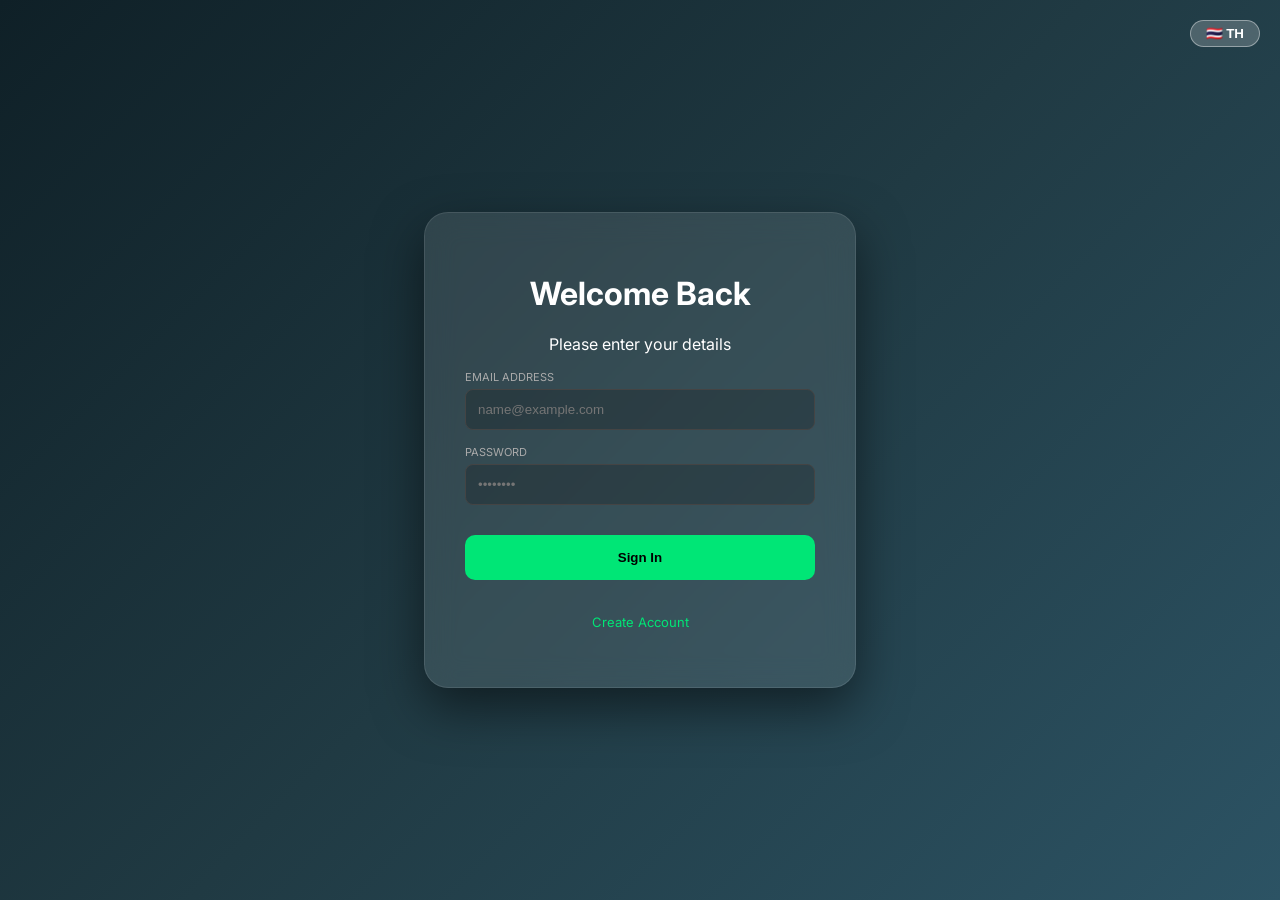
<file: auth.html>
<!DOCTYPE html>
<html lang="en">
<head>
    <meta charset="UTF-8">
    <meta name="viewport" content="width=device-width, initial-scale=1.0">
    <title>Urban Flow | Authentication</title>
    <link rel="stylesheet" href="auth.css">
    <link href="https://fonts.googleapis.com/css2?family=Inter:wght@400;600&family=Prompt:wght@300;400;600&display=swap" rel="stylesheet">
</head>
<body>
    <button id="lang-btn" class="lang-btn">TH / EN</button>

    <div class="auth-card">
        <h1 id="auth-title" data-en="Welcome Back" data-th="ยินดีต้อนรับกลับมา">Welcome Back</h1>
        <p id="auth-subtitle" data-en="Please enter your details" data-th="กรุณากรอกข้อมูลของคุณ">Please enter your details</p>
        <form id="auth-form">
            <div class="input-group">
                <label data-en="Email Address" data-th="อีเมล">Email Address</label>
                <input type="email" id="email" placeholder="name@example.com" required>
            </div>
            <div class="input-group">
                <label data-en="Password" data-th="รหัสผ่าน">Password</label>
                <input type="password" id="password" placeholder="••••••••" required>
            </div>
            <div id="register-fields" class="hidden">
                <div class="input-group">
                    <label data-en="Confirm Password" data-th="ยืนยันรหัสผ่าน">Confirm Password</label>
                    <input type="password" id="confirm-password" placeholder="••••••••">
                </div>
            </div>
            <button type="submit" class="auth-btn" id="submit-btn" data-en="Sign In" data-th="เข้าสู่ระบบ">Sign In</button>
        </form>
        <div class="auth-footer">
            <p><a href="#" id="toggle-auth" data-en="Create Account" data-th="สร้างบัญชีใหม่">Create Account</a></p>
        </div>
    </div>

    <script>
        // Language Setup
        let currentLang = localStorage.getItem('urban_lang') || 'en';
        function updateText() {
            document.querySelectorAll('[data-en]').forEach(el => el.innerText = el.getAttribute(`data-${currentLang}`));
            document.body.className = currentLang === 'th' ? 'th-lang' : '';
            document.getElementById('lang-btn').innerText = currentLang === 'en' ? '🇹🇭 TH' : '🇬🇧 EN';
        }
        document.getElementById('lang-btn').onclick = () => {
            currentLang = currentLang === 'en' ? 'th' : 'en';
            localStorage.setItem('urban_lang', currentLang);
            updateText();
        };
        updateText();

        // Auth Logic
        const form = document.getElementById('auth-form');
        const toggleBtn = document.getElementById('toggle-auth');
        const registerFields = document.getElementById('register-fields');
        const authTitle = document.getElementById('auth-title');
        let isLogin = true;

        toggleBtn.onclick = (e) => {
            e.preventDefault();
            isLogin = !isLogin;
            authTitle.innerText = isLogin 
                ? (currentLang === 'th' ? "ยินดีต้อนรับกลับมา" : "Welcome Back") 
                : (currentLang === 'th' ? "สร้างบัญชีใหม่" : "Create Account");
            document.getElementById('submit-btn').innerText = isLogin 
                ? (currentLang === 'th' ? "เข้าสู่ระบบ" : "Sign In") 
                : (currentLang === 'th' ? "ลงทะเบียน" : "Register");
            toggleBtn.innerText = isLogin 
                ? (currentLang === 'th' ? "สร้างบัญชีใหม่" : "Create Account") 
                : (currentLang === 'th' ? "กลับไปหน้าเข้าสู่ระบบ" : "Back to Login");
            registerFields.classList.toggle('hidden');
        };

        form.onsubmit = (e) => {
            e.preventDefault();
            const email = document.getElementById('email').value;
            const pass = document.getElementById('password').value;
            const passInput = document.getElementById('password');
            let users = JSON.parse(localStorage.getItem('urban_users')) || [];

            if (isLogin) {
                const userFound = users.find(u => u.email === email);
                if (!userFound) {
                    alert(currentLang === 'th' ? "❌ ไม่พบอีเมลนี้ในระบบ" : "❌ Email not found");
                } else if (userFound.password !== pass) {
                    passInput.classList.add('error-shake');
                    alert(currentLang === 'th' ? "⚠️ รหัสผ่านไม่ถูกต้อง" : "⚠️ Incorrect password");
                    setTimeout(() => passInput.classList.remove('error-shake'), 300);
                    passInput.value = ""; passInput.focus();
                } else {
                    sessionStorage.setItem('isLoggedIn', 'true');
                    sessionStorage.setItem('userEmail', email);
                    window.location.href = 'index.html';
                }
            } else {
                const confirmPass = document.getElementById('confirm-password').value;
                if (pass !== confirmPass) { alert(currentLang === 'th' ? "❌ รหัสผ่านไม่ตรงกัน" : "❌ Passwords mismatch"); return; }
                if (users.find(u => u.email === email)) { alert(currentLang === 'th' ? "⚠️ อีเมลนี้ถูกใช้ไปแล้ว" : "⚠️ Email already exists"); return; }
                users.push({ email, password: pass });
                localStorage.setItem('urban_users', JSON.stringify(users));
                alert(currentLang === 'th' ? "🎉 สมัครสำเร็จ!" : "🎉 Registered successfully!");
                toggleBtn.click();
            }
        };
    </script>
</body>
</html>
</file>
<file: auth.css>
body {
    margin: 0; font-family: 'Inter', sans-serif; height: 100vh;
    background: linear-gradient(135deg, #0f2027, #203a43, #2c5364);
    display: flex; align-items: center; justify-content: center; color: white;
}
body.th-lang { font-family: 'Prompt', sans-serif; }
.lang-btn { position: absolute; top: 20px; right: 20px; background: rgba(255,255,255,0.2); border: 1px solid rgba(255,255,255,0.4); color: white; padding: 5px 15px; border-radius: 20px; cursor: pointer; font-weight: 600; backdrop-filter: blur(10px); }
.lang-btn:hover { background: #00e676; color: black; border-color: #00e676; }
.auth-card {
    background: rgba(255, 255, 255, 0.1); backdrop-filter: blur(15px);
    padding: 40px; border-radius: 24px; border: 1px solid rgba(255,255,255,0.1);
    width: 350px; text-align: center; box-shadow: 0 20px 50px rgba(0,0,0,0.5);
}
.input-group { text-align: left; margin-bottom: 15px; }
.input-group label { font-size: 11px; color: #aaa; text-transform: uppercase; margin-bottom: 5px; display: block; }
.input-group input {
    width: 100%; padding: 12px; background: rgba(0,0,0,0.2); border: 1px solid #444;
    border-radius: 8px; color: white; box-sizing: border-box; outline: none;
}
.input-group input:focus { border-color: #00e676; }
.auth-btn { width: 100%; padding: 15px; background: #00e676; border: none; border-radius: 10px; font-weight: 600; cursor: pointer; margin: 15px 0; }
.hidden { display: none; }
#toggle-auth { color: #00e676; text-decoration: none; font-size: 13px; }
@keyframes shake { 0%, 100% { transform: translateX(0); } 25% { transform: translateX(-10px); } 75% { transform: translateX(10px); } }
.error-shake { animation: shake 0.3s; border-color: #ff5252 !important; }
</file>
